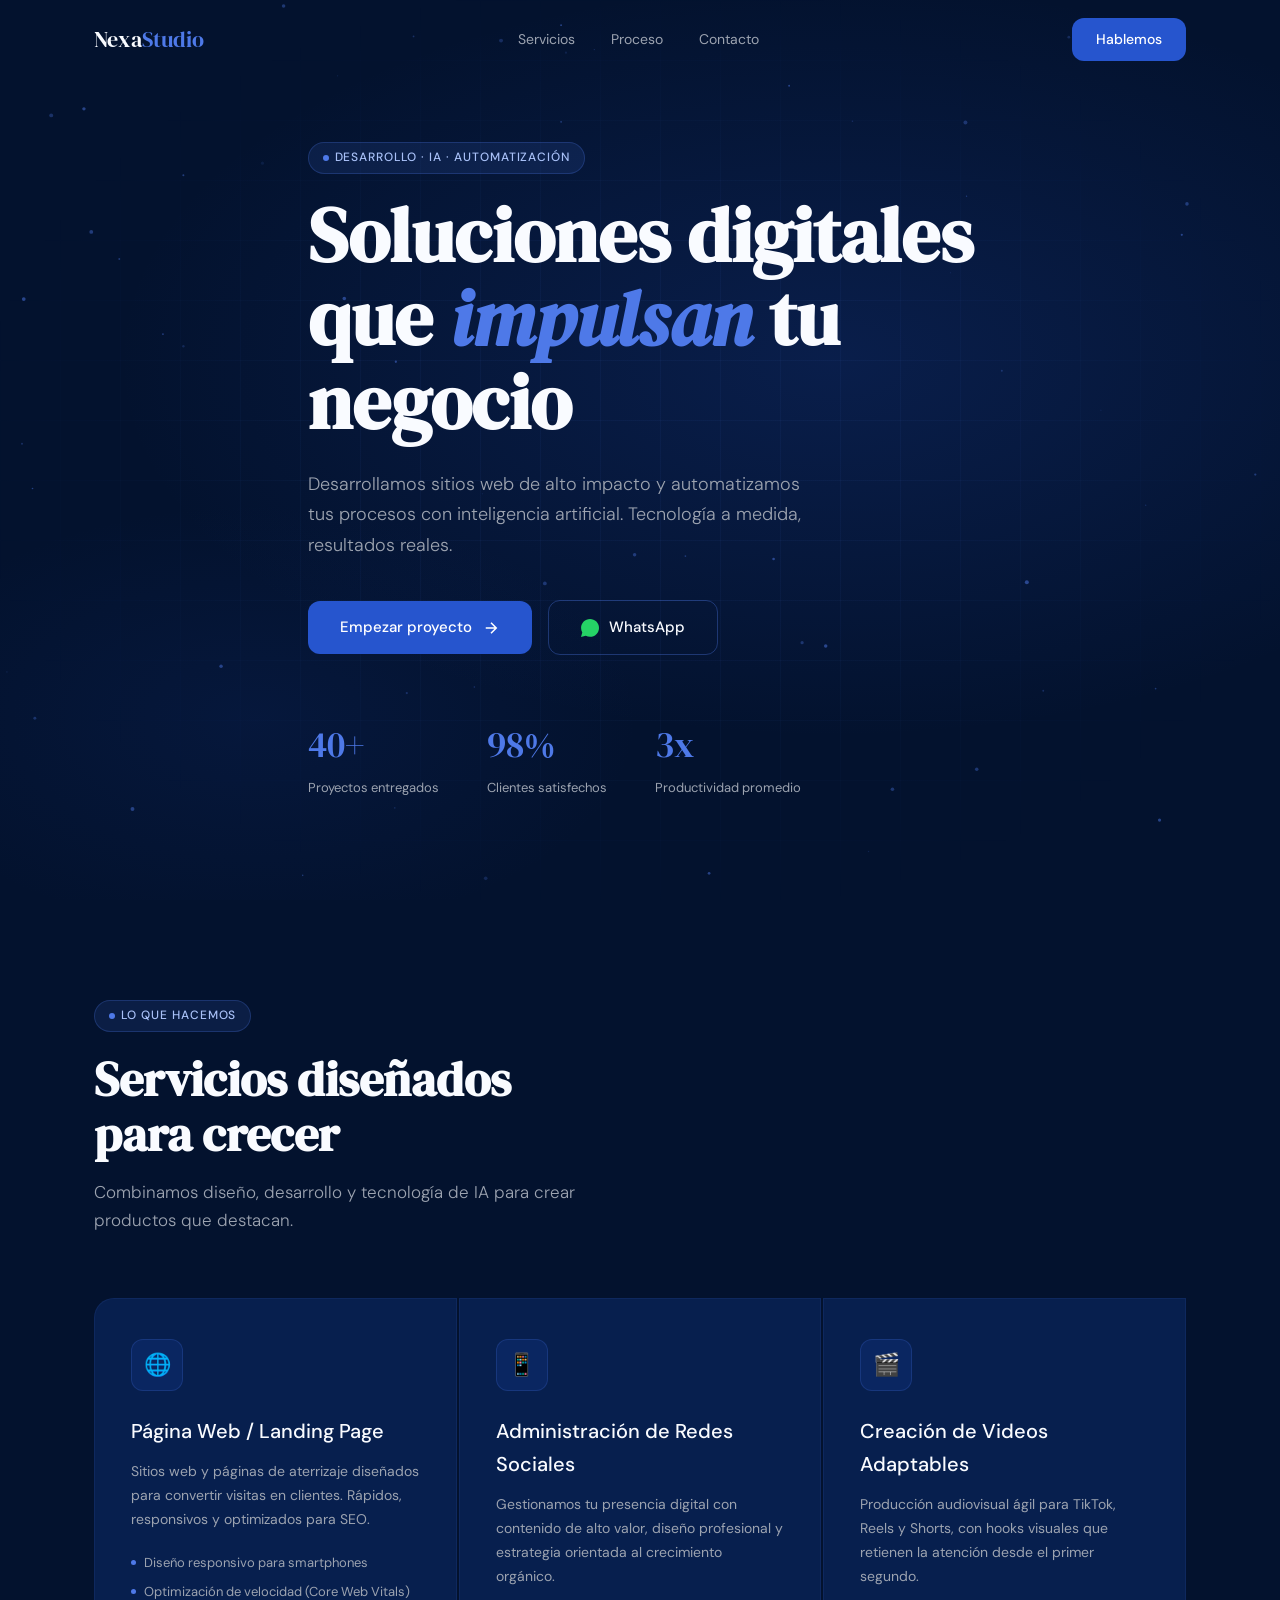
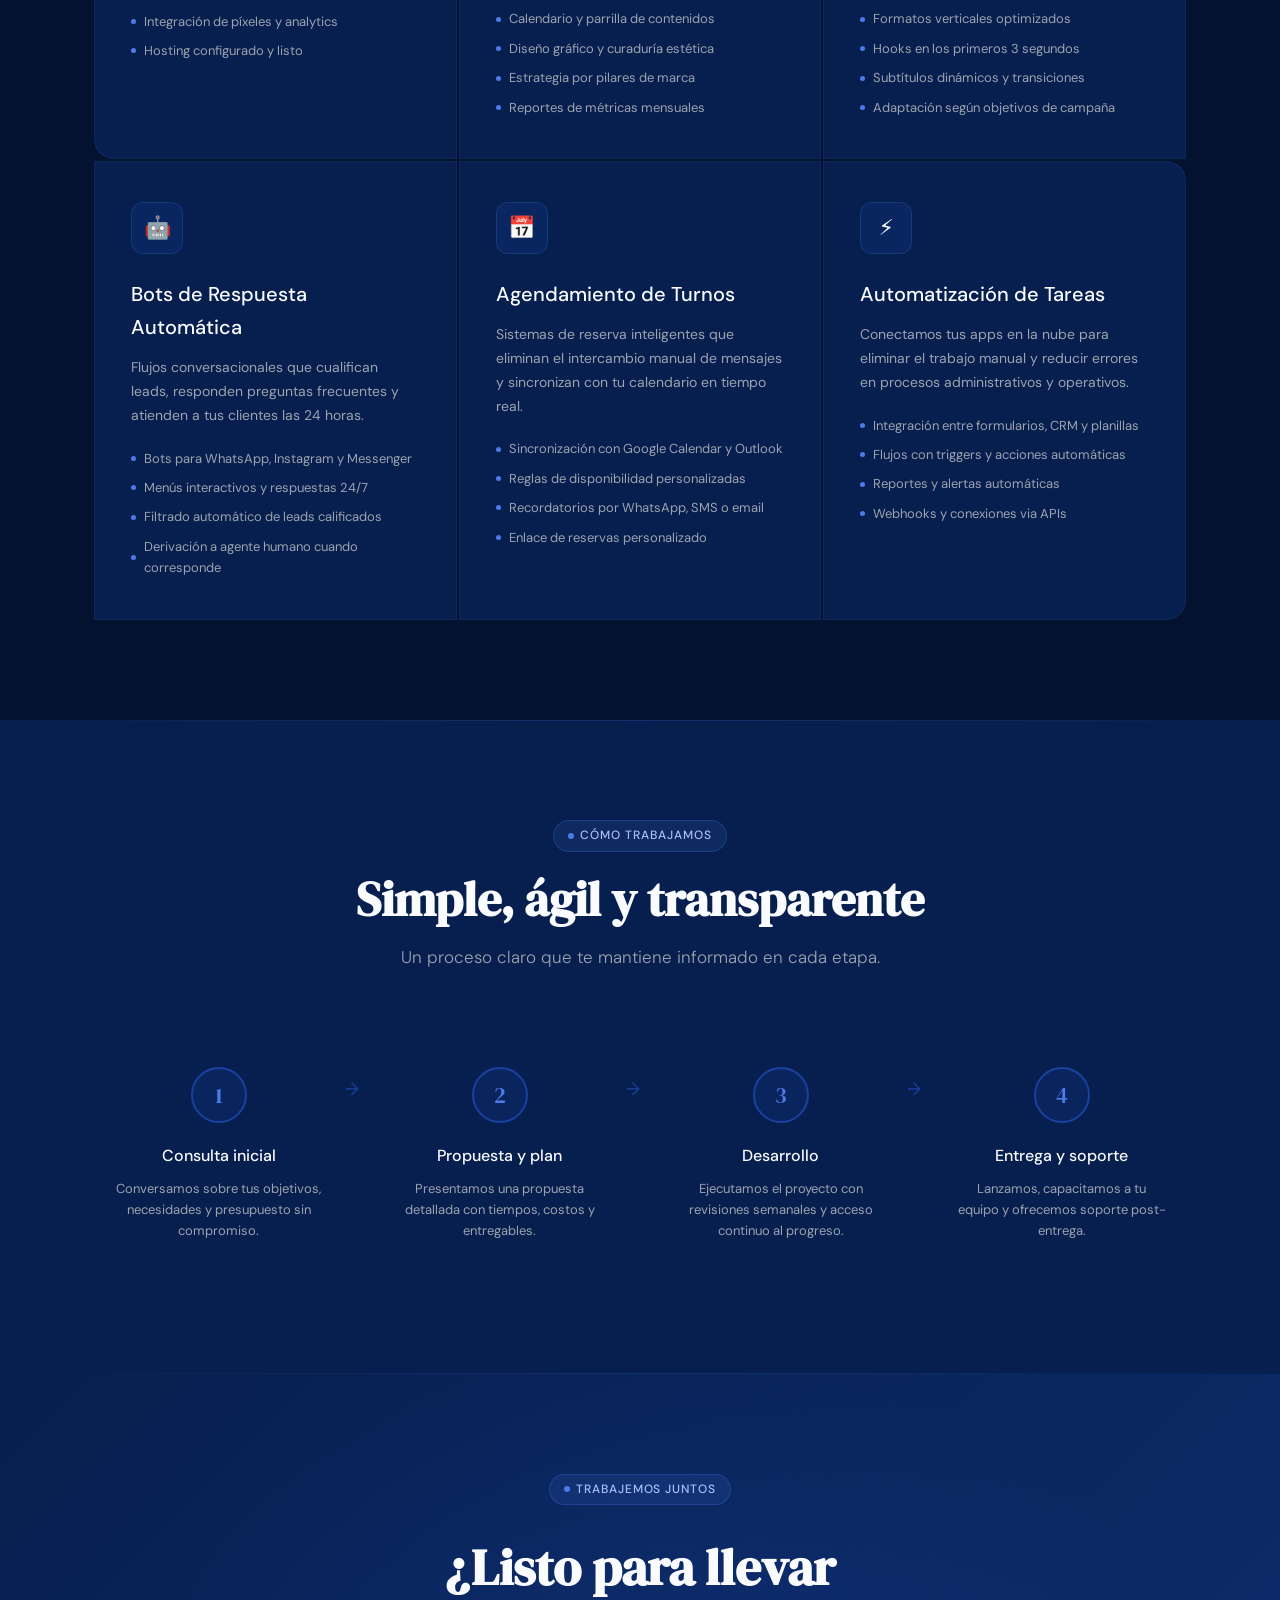
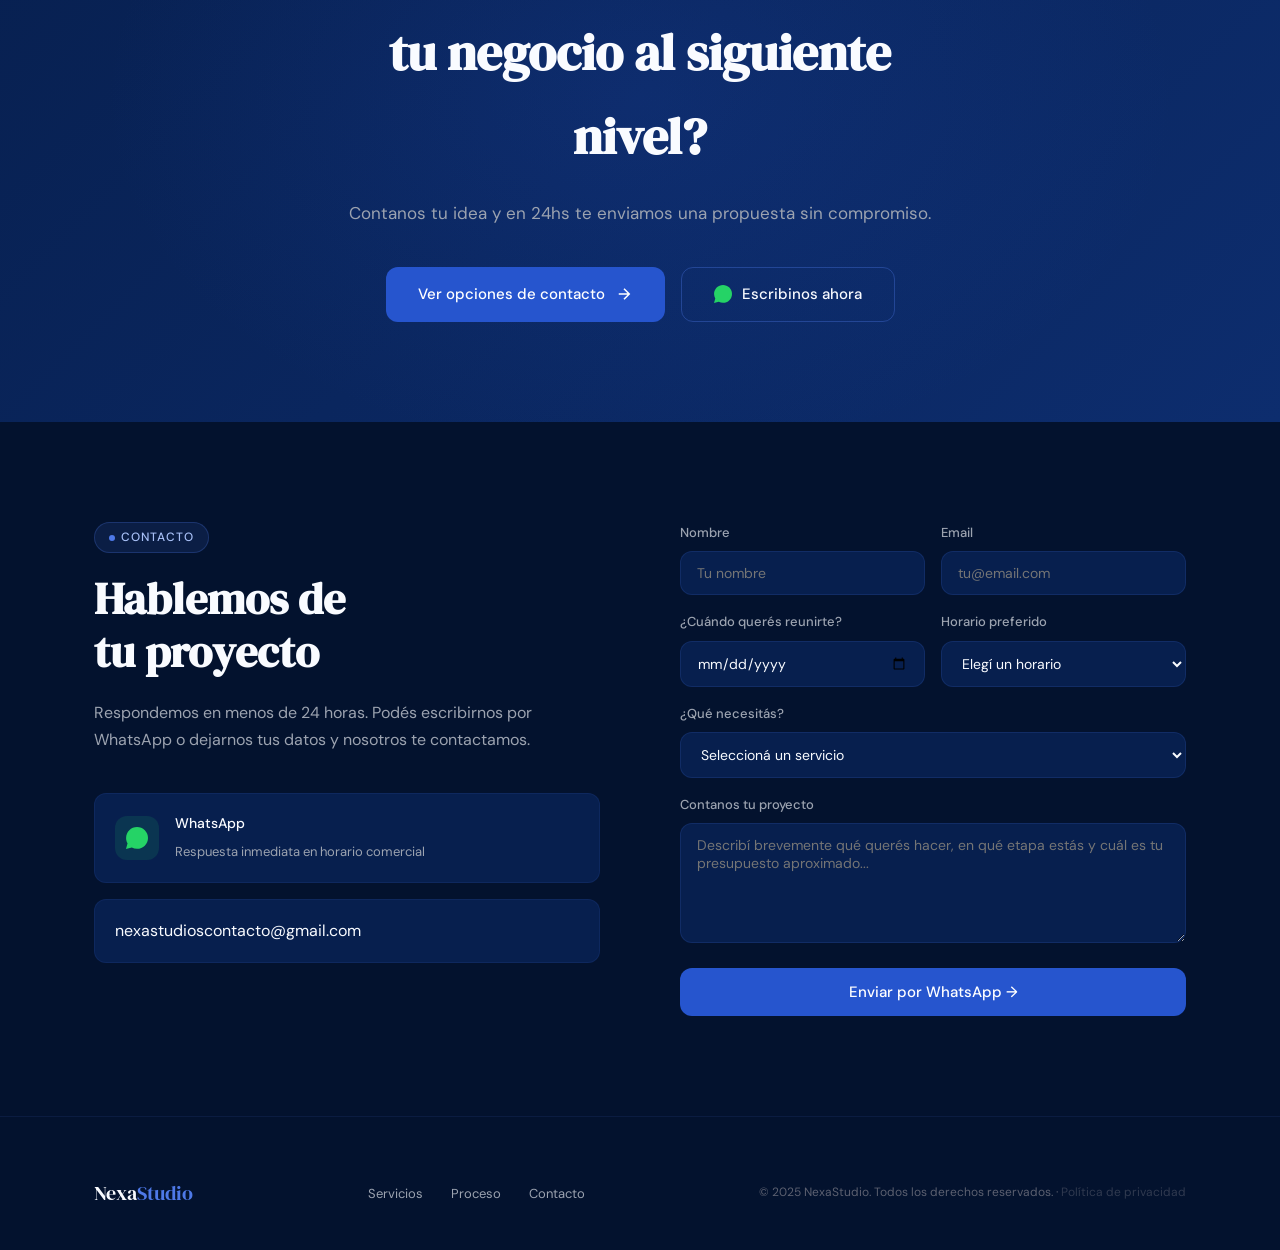
<file: index.html>
<!DOCTYPE html>
<html lang="es">
<head>
<meta charset="UTF-8" />
<meta name="viewport" content="width=device-width, initial-scale=1.0" />
<title>NexaStudio — Desarrollo Web & Automatización con IA</title>
<meta name="description" content="Agencia de desarrollo web y automatización con inteligencia artificial. Transformamos tu negocio con soluciones digitales a medida." />
<link rel="stylesheet" href="./estilos.css" />
<link rel="preconnect" href="https://fonts.googleapis.com" />
<link rel="preconnect" href="https://fonts.gstatic.com" crossorigin />
</head>
<body>

<!-- ── NAVEGACIÓN ─────────────────────────────────────────────────── -->
<nav id="nav">
  <div class="contenedor nav-inner">
    <a href="#" class="logo">Nexa<span>Studio</span></a>
    <ul class="nav-links">
      <li><a href="#servicios">Servicios</a></li>
      <li><a href="#proceso">Proceso</a></li>
      <li><a href="#contacto">Contacto</a></li>
    </ul>
    <a href="#contacto" class="nav-cta">Hablemos</a>
    <button class="nav-menu-toggle" aria-label="Menú">☰</button>
  </div>
</nav>

<!-- ── HERO ───────────────────────────────────────────────────────── -->
<section id="hero">
  <div class="hero-bg"></div>
  <div class="hero-grid"></div>
  <canvas id="hero-canvas" style="position:absolute;inset:0;width:100%;height:100%;pointer-events:none;"></canvas>
  <div class="contenedor">
    <div class="hero-contenido">
      <span class="tag">Desarrollo · IA · Automatización</span>
      <h1 class="hero-titulo">
        Soluciones digitales<br>
        que <span class="acento">impulsan</span> tu<br>
        negocio
      </h1>
      <p class="hero-subtitulo">
        Desarrollamos sitios web de alto impacto y automatizamos tus procesos con inteligencia artificial. Tecnología a medida, resultados reales.
      </p>
      <div class="hero-acciones">
        <a href="#contacto" class="btn-primario">
          Empezar proyecto
          <svg viewBox="0 0 24 24" fill="none" stroke="currentColor" stroke-width="2"><path d="M5 12h14M12 5l7 7-7 7"/></svg>
        </a>
        <a href="#" class="btn-ws" data-ws target="_blank" rel="noopener">
          <svg viewBox="0 0 24 24" xmlns="http://www.w3.org/2000/svg"><path d="M20.52 3.449C18.24 1.245 15.24 0 12.045 0 5.463 0 .104 5.334.101 11.893c0 2.096.549 4.14 1.595 5.945L0 24l6.335-1.652c1.746.943 3.71 1.444 5.71 1.445h.006c6.585 0 11.946-5.336 11.949-11.896 0-3.176-1.24-6.165-3.48-8.448z"/></svg>
          WhatsApp
        </a>
      </div>
      <div class="hero-stats">
        <div class="stat-item">
          <div class="stat-num"><span data-contador="40">0</span><span>+</span></div>
          <div class="stat-label">Proyectos entregados</div>
        </div>
        <div class="stat-item">
          <div class="stat-num"><span data-contador="98">0</span><span>%</span></div>
          <div class="stat-label">Clientes satisfechos</div>
        </div>
        <div class="stat-item">
          <div class="stat-num"><span data-contador="3">0</span><span>x</span></div>
          <div class="stat-label">Productividad promedio</div>
        </div>
      </div>
    </div>
  </div>
</section>

<!-- ── SERVICIOS ──────────────────────────────────────────────────── -->
<section id="servicios">
  <div class="contenedor">
    <div class="seccion-header reveal">
      <span class="tag">Lo que hacemos</span>
      <h2 class="seccion-titulo">Servicios diseñados<br>para crecer</h2>
      <p class="seccion-subtitulo">Combinamos diseño, desarrollo y tecnología de IA para crear productos que destacan.</p>
    </div>

    <div class="servicios-grid">

      <div class="servicio-card reveal">
        <div class="servicio-icono">🌐</div>
        <h3>Página Web / Landing Page</h3>
        <p>Sitios web y páginas de aterrizaje diseñados para convertir visitas en clientes. Rápidos, responsivos y optimizados para SEO.</p>
        <ul class="servicio-lista">
          <li>Diseño responsivo para smartphones</li>
          <li>Optimización de velocidad (Core Web Vitals)</li>
          <li>Integración de píxeles y analytics</li>
          <li>Hosting configurado y listo</li>
        </ul>
      </div>

      <div class="servicio-card reveal">
        <div class="servicio-icono">📱</div>
        <h3>Administración de Redes Sociales</h3>
        <p>Gestionamos tu presencia digital con contenido de alto valor, diseño profesional y estrategia orientada al crecimiento orgánico.</p>
        <ul class="servicio-lista">
          <li>Calendario y parrilla de contenidos</li>
          <li>Diseño gráfico y curaduría estética</li>
          <li>Estrategia por pilares de marca</li>
          <li>Reportes de métricas mensuales</li>
        </ul>
      </div>

      <div class="servicio-card reveal">
        <div class="servicio-icono">🎬</div>
        <h3>Creación de Videos Adaptables</h3>
        <p>Producción audiovisual ágil para TikTok, Reels y Shorts, con hooks visuales que retienen la atención desde el primer segundo.</p>
        <ul class="servicio-lista">
          <li>Formatos verticales optimizados</li>
          <li>Hooks en los primeros 3 segundos</li>
          <li>Subtítulos dinámicos y transiciones</li>
          <li>Adaptación según objetivos de campaña</li>
        </ul>
      </div>

      <div class="servicio-card reveal">
        <div class="servicio-icono">🤖</div>
        <h3>Bots de Respuesta Automática</h3>
        <p>Flujos conversacionales que cualifican leads, responden preguntas frecuentes y atienden a tus clientes las 24 horas.</p>
        <ul class="servicio-lista">
          <li>Bots para WhatsApp, Instagram y Messenger</li>
          <li>Menús interactivos y respuestas 24/7</li>
          <li>Filtrado automático de leads calificados</li>
          <li>Derivación a agente humano cuando corresponde</li>
        </ul>
      </div>

      <div class="servicio-card reveal">
        <div class="servicio-icono">📅</div>
        <h3>Agendamiento de Turnos</h3>
        <p>Sistemas de reserva inteligentes que eliminan el intercambio manual de mensajes y sincronizan con tu calendario en tiempo real.</p>
        <ul class="servicio-lista">
          <li>Sincronización con Google Calendar y Outlook</li>
          <li>Reglas de disponibilidad personalizadas</li>
          <li>Recordatorios por WhatsApp, SMS o email</li>
          <li>Enlace de reservas personalizado</li>
        </ul>
      </div>

      <div class="servicio-card reveal">
        <div class="servicio-icono">⚡</div>
        <h3>Automatización de Tareas</h3>
        <p>Conectamos tus apps en la nube para eliminar el trabajo manual y reducir errores en procesos administrativos y operativos.</p>
        <ul class="servicio-lista">
          <li>Integración entre formularios, CRM y planillas</li>
          <li>Flujos con triggers y acciones automáticas</li>
          <li>Reportes y alertas automáticas</li>
          <li>Webhooks y conexiones via APIs</li>
        </ul>
      </div>

    </div>
  </div>
</section>

<!-- ── PROCESO ────────────────────────────────────────────────────── -->
<section id="proceso">
  <div class="contenedor">
    <div class="seccion-header reveal" style="text-align:center;">
      <span class="tag">Cómo trabajamos</span>
      <h2 class="seccion-titulo">Simple, ágil y transparente</h2>
      <p class="seccion-subtitulo" style="margin:0 auto;">Un proceso claro que te mantiene informado en cada etapa.</p>
    </div>
    <div class="proceso-grid">
      <div class="paso reveal">
        <div class="paso-num">1</div>
        <h4>Consulta inicial</h4>
        <p>Conversamos sobre tus objetivos, necesidades y presupuesto sin compromiso.</p>
      </div>
      <div class="paso reveal">
        <div class="paso-num">2</div>
        <h4>Propuesta y plan</h4>
        <p>Presentamos una propuesta detallada con tiempos, costos y entregables.</p>
      </div>
      <div class="paso reveal">
        <div class="paso-num">3</div>
        <h4>Desarrollo</h4>
        <p>Ejecutamos el proyecto con revisiones semanales y acceso continuo al progreso.</p>
      </div>
      <div class="paso reveal">
        <div class="paso-num">4</div>
        <h4>Entrega y soporte</h4>
        <p>Lanzamos, capacitamos a tu equipo y ofrecemos soporte post-entrega.</p>
      </div>
    </div>
  </div>
</section>

<!-- ── CTA CENTRAL ────────────────────────────────────────────────── -->
<section id="cta-central">
  <div class="contenedor">
    <div class="cta-central-inner reveal">
      <span class="tag" style="justify-content:center;">Trabajemos juntos</span>
      <h2>¿Listo para llevar<br>tu negocio al siguiente nivel?</h2>
      <p>Contanos tu idea y en 24hs te enviamos una propuesta sin compromiso.</p>
      <div class="cta-acciones">
        <a href="#contacto" class="btn-primario">
          Ver opciones de contacto
          <svg viewBox="0 0 24 24" fill="none" stroke="currentColor" stroke-width="2" style="width:18px;height:18px"><path d="M5 12h14M12 5l7 7-7 7"/></svg>
        </a>
        <a href="#" class="btn-ws" data-ws target="_blank" rel="noopener">
          <svg viewBox="0 0 24 24" xmlns="http://www.w3.org/2000/svg" style="width:18px;height:18px"><path d="M20.52 3.449C18.24 1.245 15.24 0 12.045 0 5.463 0 .104 5.334.101 11.893c0 2.096.549 4.14 1.595 5.945L0 24l6.335-1.652c1.746.943 3.71 1.444 5.71 1.445h.006c6.585 0 11.946-5.336 11.949-11.896 0-3.176-1.24-6.165-3.48-8.448z"/></svg>
          Escribinos ahora
        </a>
      </div>
    </div>
  </div>
</section>

<!-- ── CONTACTO ───────────────────────────────────────────────────── -->
<section id="contacto">
  <div class="contenedor">
    <div class="contacto-grid">
      <div class="contacto-info reveal">
        <span class="tag">Contacto</span>
        <h2>Hablemos de<br>tu proyecto</h2>
        <p>Respondemos en menos de 24 horas. Podés escribirnos por WhatsApp o dejarnos tus datos y nosotros te contactamos.</p>
        <div class="contacto-metodos">
          <a href="#" class="metodo" data-ws target="_blank" rel="noopener">
            <div class="metodo-icono ws">
              <svg viewBox="0 0 24 24" width="22" height="22" xmlns="http://www.w3.org/2000/svg" style="fill:#25D366"><path d="M20.52 3.449C18.24 1.245 15.24 0 12.045 0 5.463 0 .104 5.334.101 11.893c0 2.096.549 4.14 1.595 5.945L0 24l6.335-1.652c1.746.943 3.71 1.444 5.71 1.445h.006c6.585 0 11.946-5.336 11.949-11.896 0-3.176-1.24-6.165-3.48-8.448z"/></svg>
            </div>
            <div class="metodo-texto">
              <strong>WhatsApp</strong>
              <span>Respuesta inmediata en horario comercial</span>
            </div>
          </a>
          <a href="#" class="metodo" data-email>
            <div class="metodo-icono mail">✉️</div>
            <div class="metodo-texto">
              <strong>Email</strong>
              <span>Respuesta en menos de 24 horas</span>
            </div>
          </a>
        </div>
      </div>
 
      <div class="reveal">
        <form id="form-contacto" class="form-contacto">
          <div class="form-fila">
            <div class="campo">
              <label for="nombre">Nombre</label>
              <input type="text" id="nombre" name="nombre" placeholder="Tu nombre" required />
            </div>
            <div class="campo">
              <label for="email">Email</label>
              <input type="email" id="email" name="email" placeholder="tu@email.com" required />
            </div>
          </div>
          <div class="form-fila">
            <div class="campo">
              <label for="fecha">¿Cuándo querés reunirte?</label>
              <input type="date" id="fecha" name="fecha" required />
            </div>
            <div class="campo">
              <label for="hora">Horario preferido</label>
              <select id="hora" name="hora" required>
                <option value="" disabled selected>Elegí un horario</option>
                <option value="09:00">9:00 AM</option>
                <option value="10:00">10:00 AM</option>
                <option value="11:00">11:00 AM</option>
                <option value="14:00">2:00 PM</option>
                <option value="15:00">3:00 PM</option>
                <option value="16:00">4:00 PM</option>
                <option value="17:00">5:00 PM</option>
              </select>
            </div>
          </div>
          <div class="campo">
            <label for="servicio">¿Qué necesitás?</label>
            <select id="servicio" name="servicio" required>
              <option value="" disabled selected>Seleccioná un servicio</option>
              <option value="Página Web / Landing Page">Página Web / Landing Page</option>
              <option value="Administración de Redes Sociales">Administración de Redes Sociales</option>
              <option value="Creación de Videos Adaptables">Creación de Videos Adaptables</option>
              <option value="Bot de Respuesta Automática">Bot de Respuesta Automática</option>
              <option value="Agendamiento de Turnos">Agendamiento de Turnos</option>
              <option value="Automatización de Tareas">Automatización de Tareas</option>
              <option value="Otro">Otro</option>
            </select>
          </div>
          <div class="campo">
            <label for="mensaje">Contanos tu proyecto</label>
            <textarea id="mensaje" name="mensaje" placeholder="Describí brevemente qué querés hacer, en qué etapa estás y cuál es tu presupuesto aproximado..." required></textarea>
          </div>
          <button type="submit" class="btn-enviar">Enviar por WhatsApp →</button>
        </form>
      </div>
    </div>
  </div>
</section>


<!-- ── FOOTER ─────────────────────────────────────────────────────── -->
<footer>
  <div class="contenedor">
    <div class="footer-inner">
      <div class="footer-logo">Nexa<span>Studio</span></div>
      <div class="footer-links">
        <a href="#servicios">Servicios</a>
        <a href="#proceso">Proceso</a>
        <a href="#contacto">Contacto</a>
      </div>
      <p class="footer-copy">© 2025 NexaStudio. Todos los derechos reservados. · <a href="./privacidad.html" style="color:inherit;opacity:0.5;text-decoration:none;font-size:12px;" onmouseover="this.style.opacity=1" onmouseout="this.style.opacity=0.5">Política de privacidad</a></p>
    </div>
  </div>
</footer>

<!-- Scripts -->
<script src="./config.js"></script>
<script src="./main.js"></script>
</body>
</html>
</file>
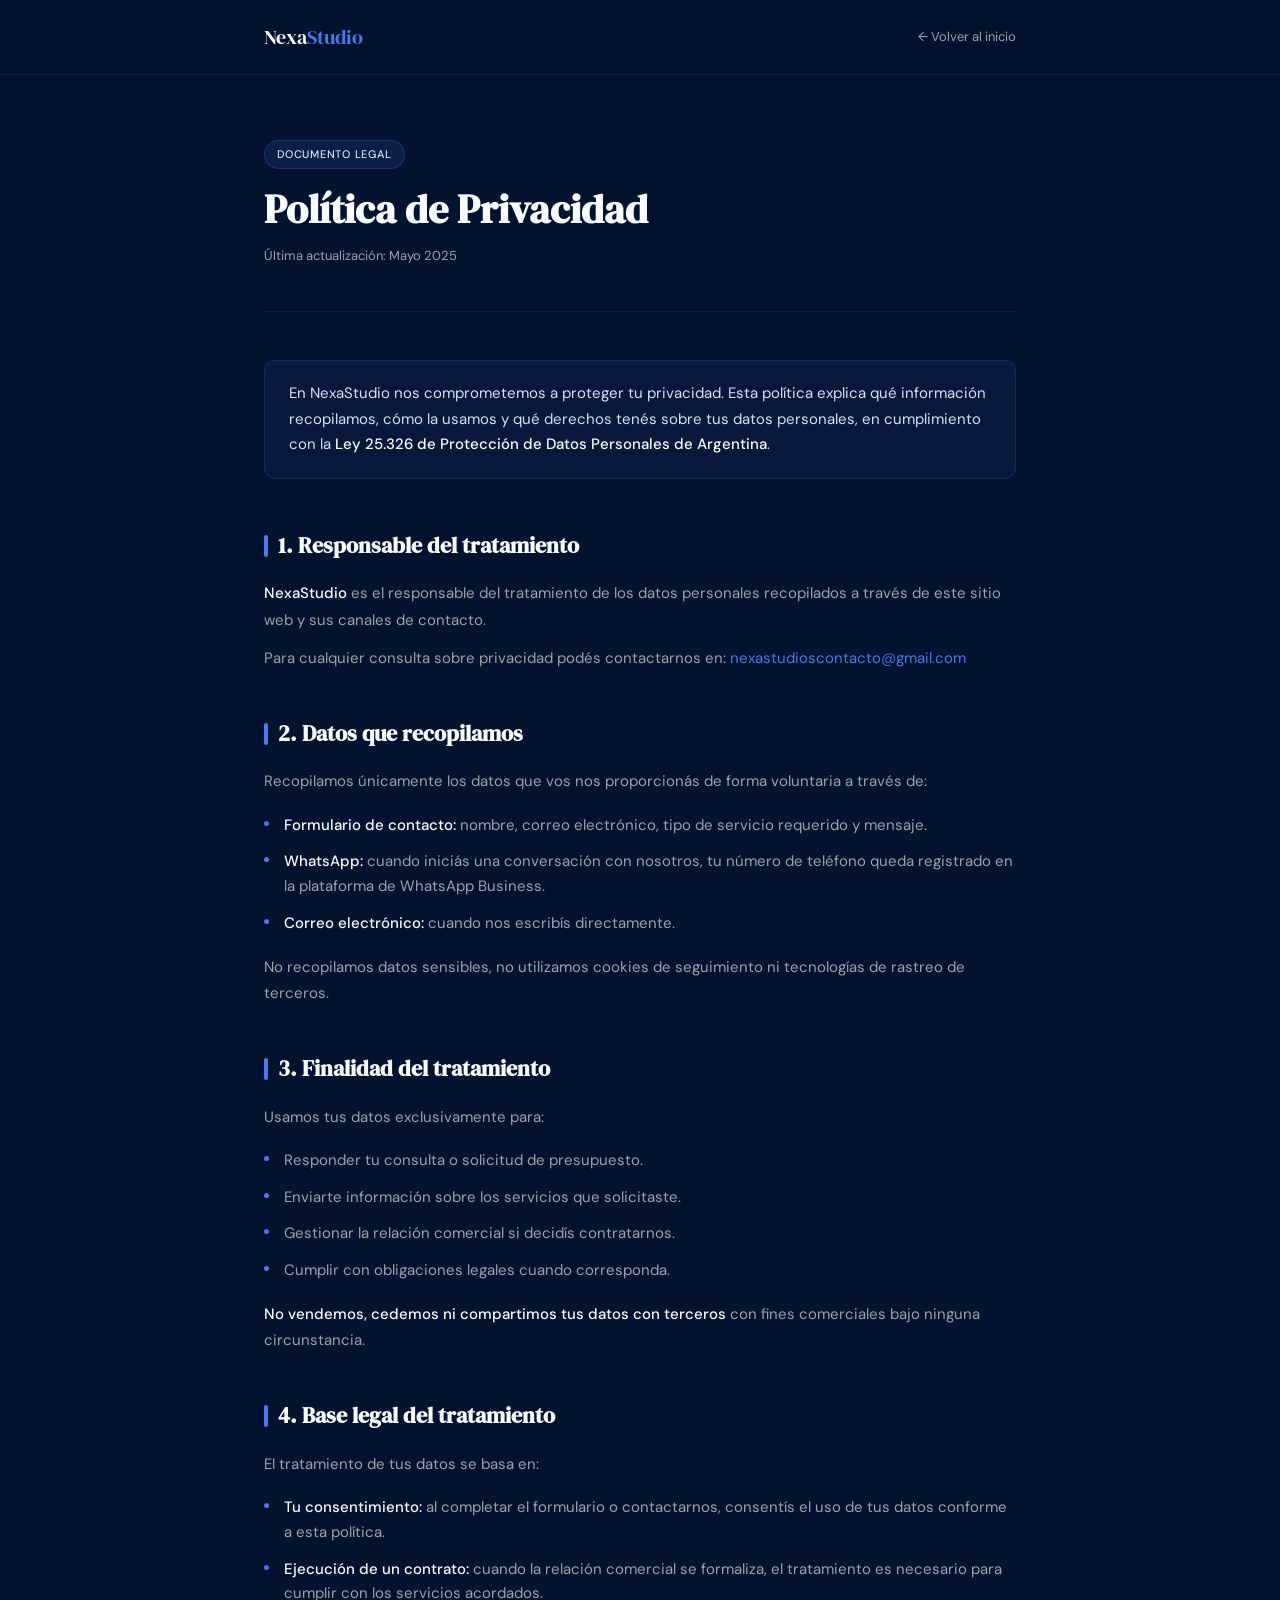
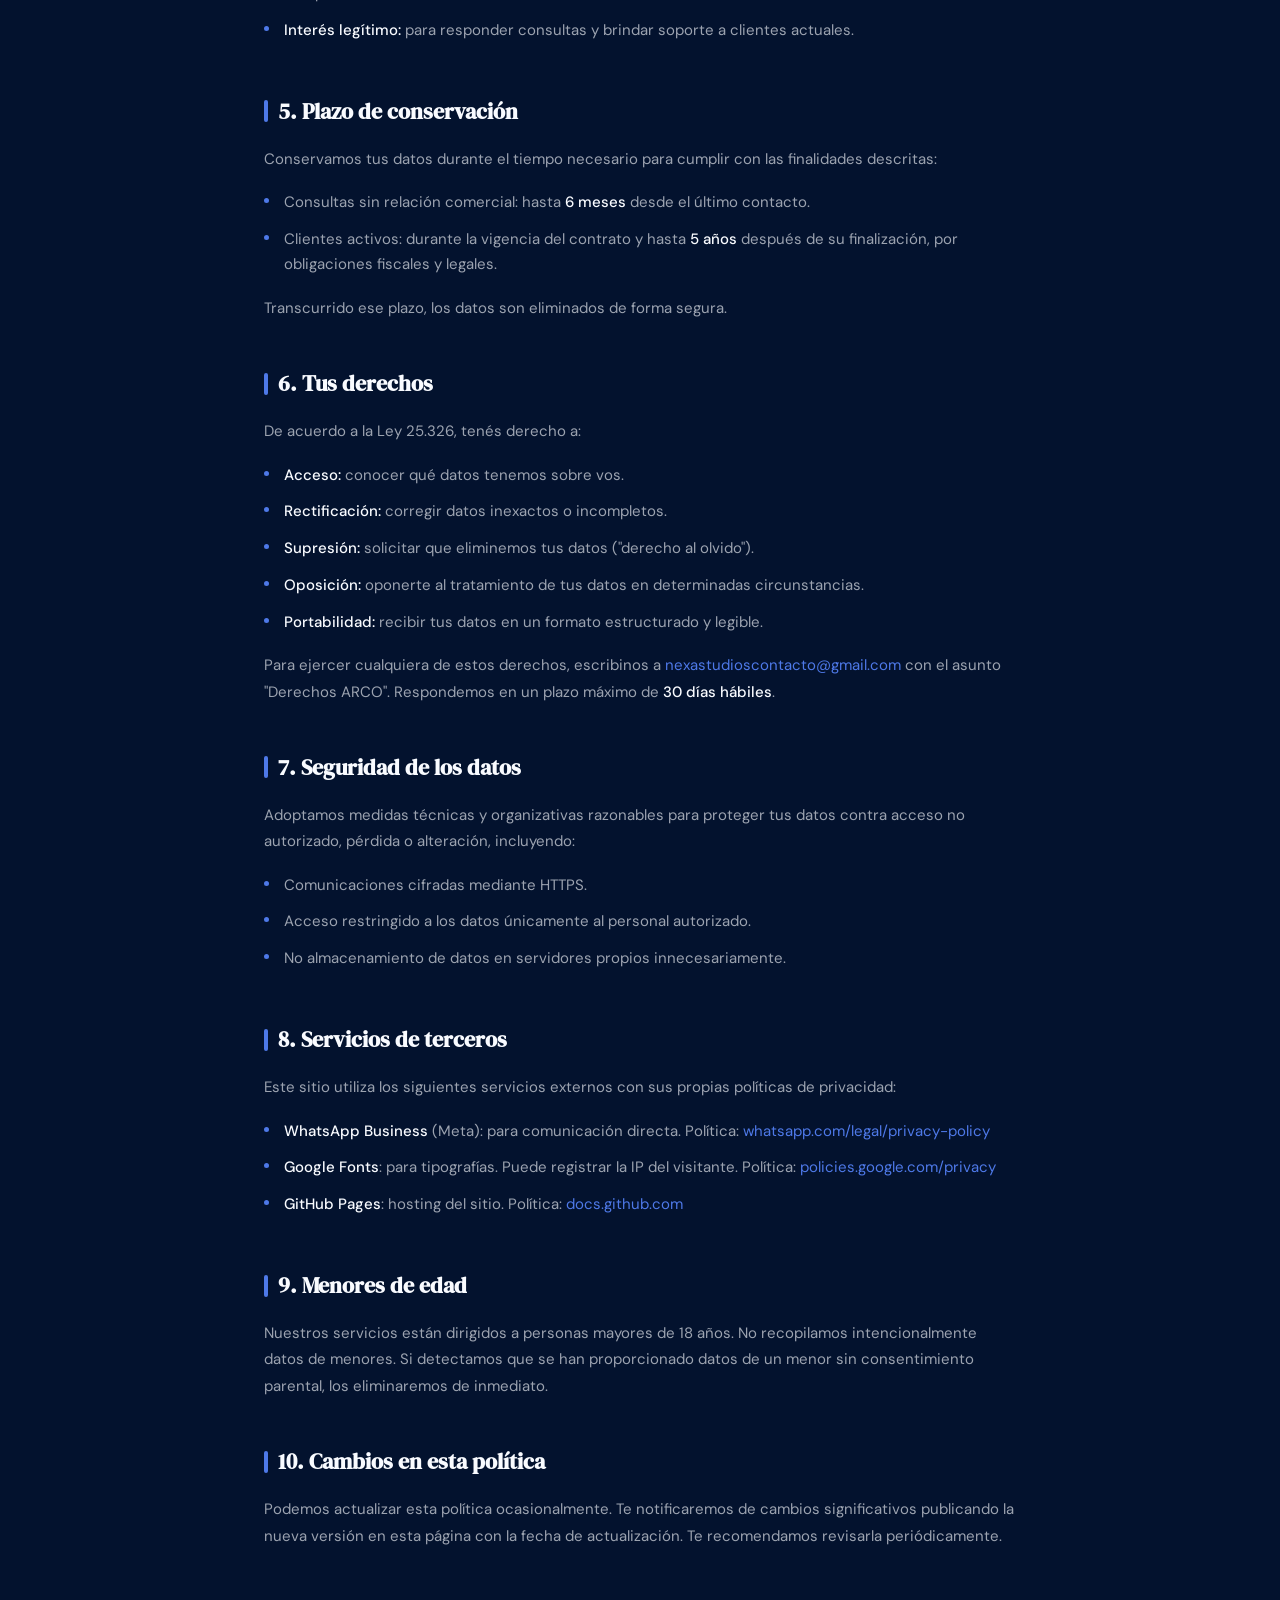
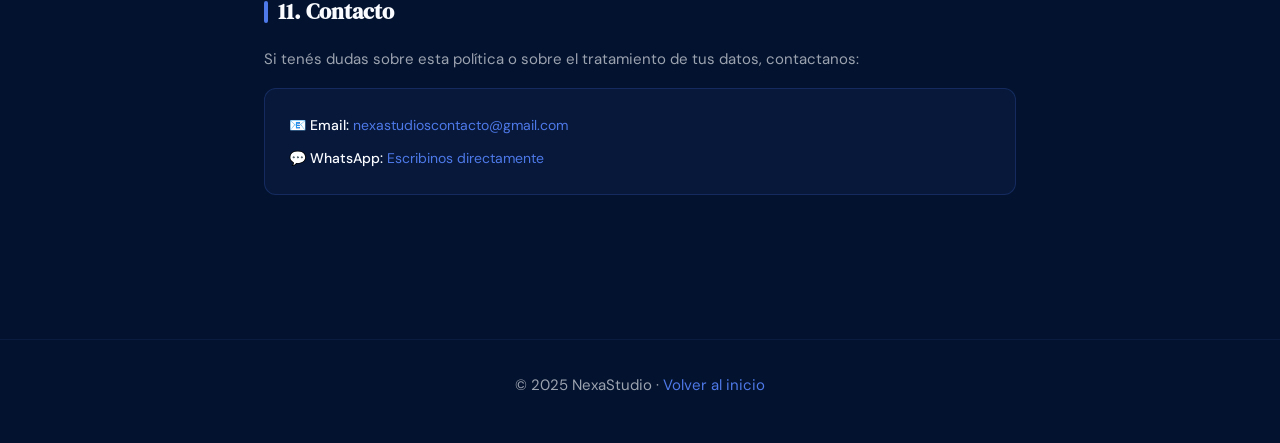
<file: privacidad.html>
<!DOCTYPE html>
<html lang="es">
<head>
  <meta charset="UTF-8" />
  <meta name="viewport" content="width=device-width, initial-scale=1.0" />
  <title>Política de Privacidad — NexaStudio</title>
  <meta name="robots" content="noindex, follow" />
  <link rel="preconnect" href="https://fonts.googleapis.com" />
  <link rel="preconnect" href="https://fonts.gstatic.com" crossorigin />
  <link href="https://fonts.googleapis.com/css2?family=DM+Serif+Display&family=DM+Sans:opsz,wght@9..40,300;9..40,400;9..40,500&display=swap" rel="stylesheet" />
  <style>
    *, *::before, *::after { box-sizing: border-box; margin: 0; padding: 0; }
    :root {
      --azul-900: #03122e; --azul-800: #071f4e; --azul-600: #1a40a0;
      --azul-400: #4e79e8; --azul-100: #d4e2ff; --azul-50: #eef3ff;
      --gris-300: #9ca3b0; --gris-100: #e8ecf4; --blanco: #f9fbff;
      --font-titulo: 'DM Serif Display', Georgia, serif;
      --font-cuerpo: 'DM Sans', system-ui, sans-serif;
    }
    body { font-family: var(--font-cuerpo); background: var(--azul-900); color: var(--blanco); line-height: 1.7; }
    ::-webkit-scrollbar { width: 6px; }
    ::-webkit-scrollbar-track { background: var(--azul-900); }
    ::-webkit-scrollbar-thumb { background: var(--azul-600); border-radius: 3px; }
    header {
      padding: 20px 0;
      border-bottom: 1px solid rgba(78,121,232,0.15);
      background: rgba(3,18,46,0.95);
      backdrop-filter: blur(12px);
      position: sticky; top: 0; z-index: 10;
    }
    .contenedor { max-width: 800px; margin: 0 auto; padding: 0 24px; }
    .header-inner { display: flex; justify-content: space-between; align-items: center; }
    .logo { font-family: var(--font-titulo); font-size: 20px; color: var(--blanco); text-decoration: none; }
    .logo span { color: var(--azul-400); }
    .volver {
      font-size: 13px; color: var(--gris-300); text-decoration: none;
      display: flex; align-items: center; gap: 6px; transition: color 0.2s;
    }
    .volver:hover { color: var(--blanco); }
    main { padding: 64px 0 100px; }
    .doc-header { margin-bottom: 48px; padding-bottom: 32px; border-bottom: 1px solid rgba(78,121,232,0.15); }
    .badge {
      display: inline-block; font-size: 11px; font-weight: 500; letter-spacing: 0.07em;
      text-transform: uppercase; color: var(--azul-100);
      background: rgba(78,121,232,0.12); border: 1px solid rgba(78,121,232,0.25);
      padding: 4px 12px; border-radius: 100px; margin-bottom: 16px;
    }
    h1 { font-family: var(--font-titulo); font-size: clamp(28px, 4vw, 40px); line-height: 1.2; margin-bottom: 12px; }
    .fecha { font-size: 13px; color: var(--gris-300); }
    .intro {
      background: rgba(78,121,232,0.07); border: 1px solid rgba(78,121,232,0.18);
      border-radius: 12px; padding: 20px 24px; margin-bottom: 48px;
      font-size: 15px; color: var(--azul-100); line-height: 1.7;
    }
    section { margin-bottom: 44px; }
    h2 {
      font-family: var(--font-titulo); font-size: 22px; color: var(--blanco);
      margin-bottom: 16px; display: flex; align-items: center; gap: 10px;
    }
    h2::before {
      content: ''; display: block; width: 4px; height: 22px;
      background: var(--azul-400); border-radius: 2px; flex-shrink: 0;
    }
    p { font-size: 15px; color: var(--gris-300); margin-bottom: 12px; line-height: 1.75; }
    ul { padding-left: 0; list-style: none; margin-bottom: 12px; }
    ul li {
      font-size: 15px; color: var(--gris-300); padding: 6px 0 6px 20px;
      position: relative; line-height: 1.65;
    }
    ul li::before {
      content: ''; position: absolute; left: 0; top: 14px;
      width: 5px; height: 5px; border-radius: 50%; background: var(--azul-400);
    }
    strong { color: var(--blanco); font-weight: 500; }
    a { color: var(--azul-400); text-decoration: none; }
    a:hover { text-decoration: underline; }
    .contacto-box {
      background: rgba(78,121,232,0.07); border: 1px solid rgba(78,121,232,0.2);
      border-radius: 12px; padding: 24px; margin-top: 16px;
    }
    .contacto-box p { margin: 0; font-size: 14px; }
    footer {
      text-align: center; padding: 32px 0;
      border-top: 1px solid rgba(78,121,232,0.1);
      font-size: 13px; color: var(--gris-300);
    }
    footer a { color: var(--azul-400); }
  </style>
</head>
<body>

  <header>
    <div class="contenedor header-inner">
      <a href="./index.html" class="logo">Nexa<span>Studio</span></a>
      <a href="./index.html" class="volver">← Volver al inicio</a>
    </div>
  </header>

  <main>
    <div class="contenedor">

      <div class="doc-header">
        <span class="badge">Documento legal</span>
        <h1>Política de Privacidad</h1>
        <p class="fecha">Última actualización: Mayo 2025</p>
      </div>

      <div class="intro">
        En NexaStudio nos comprometemos a proteger tu privacidad. Esta política explica qué información recopilamos, cómo la usamos y qué derechos tenés sobre tus datos personales, en cumplimiento con la <strong>Ley 25.326 de Protección de Datos Personales de Argentina</strong>.
      </div>

      <section>
        <h2>1. Responsable del tratamiento</h2>
        <p><strong>NexaStudio</strong> es el responsable del tratamiento de los datos personales recopilados a través de este sitio web y sus canales de contacto.</p>
        <p>Para cualquier consulta sobre privacidad podés contactarnos en: <a href="mailto:nexastudioscontacto@gmail.com">nexastudioscontacto@gmail.com</a></p>
      </section>

      <section>
        <h2>2. Datos que recopilamos</h2>
        <p>Recopilamos únicamente los datos que vos nos proporcionás de forma voluntaria a través de:</p>
        <ul>
          <li><strong>Formulario de contacto:</strong> nombre, correo electrónico, tipo de servicio requerido y mensaje.</li>
          <li><strong>WhatsApp:</strong> cuando iniciás una conversación con nosotros, tu número de teléfono queda registrado en la plataforma de WhatsApp Business.</li>
          <li><strong>Correo electrónico:</strong> cuando nos escribís directamente.</li>
        </ul>
        <p>No recopilamos datos sensibles, no utilizamos cookies de seguimiento ni tecnologías de rastreo de terceros.</p>
      </section>

      <section>
        <h2>3. Finalidad del tratamiento</h2>
        <p>Usamos tus datos exclusivamente para:</p>
        <ul>
          <li>Responder tu consulta o solicitud de presupuesto.</li>
          <li>Enviarte información sobre los servicios que solicitaste.</li>
          <li>Gestionar la relación comercial si decidís contratarnos.</li>
          <li>Cumplir con obligaciones legales cuando corresponda.</li>
        </ul>
        <p><strong>No vendemos, cedemos ni compartimos tus datos con terceros</strong> con fines comerciales bajo ninguna circunstancia.</p>
      </section>

      <section>
        <h2>4. Base legal del tratamiento</h2>
        <p>El tratamiento de tus datos se basa en:</p>
        <ul>
          <li><strong>Tu consentimiento:</strong> al completar el formulario o contactarnos, consentís el uso de tus datos conforme a esta política.</li>
          <li><strong>Ejecución de un contrato:</strong> cuando la relación comercial se formaliza, el tratamiento es necesario para cumplir con los servicios acordados.</li>
          <li><strong>Interés legítimo:</strong> para responder consultas y brindar soporte a clientes actuales.</li>
        </ul>
      </section>

      <section>
        <h2>5. Plazo de conservación</h2>
        <p>Conservamos tus datos durante el tiempo necesario para cumplir con las finalidades descritas:</p>
        <ul>
          <li>Consultas sin relación comercial: hasta <strong>6 meses</strong> desde el último contacto.</li>
          <li>Clientes activos: durante la vigencia del contrato y hasta <strong>5 años</strong> después de su finalización, por obligaciones fiscales y legales.</li>
        </ul>
        <p>Transcurrido ese plazo, los datos son eliminados de forma segura.</p>
      </section>

      <section>
        <h2>6. Tus derechos</h2>
        <p>De acuerdo a la Ley 25.326, tenés derecho a:</p>
        <ul>
          <li><strong>Acceso:</strong> conocer qué datos tenemos sobre vos.</li>
          <li><strong>Rectificación:</strong> corregir datos inexactos o incompletos.</li>
          <li><strong>Supresión:</strong> solicitar que eliminemos tus datos ("derecho al olvido").</li>
          <li><strong>Oposición:</strong> oponerte al tratamiento de tus datos en determinadas circunstancias.</li>
          <li><strong>Portabilidad:</strong> recibir tus datos en un formato estructurado y legible.</li>
        </ul>
        <p>Para ejercer cualquiera de estos derechos, escribinos a <a href="mailto:nexastudioscontacto@gmail.com">nexastudioscontacto@gmail.com</a> con el asunto "Derechos ARCO". Respondemos en un plazo máximo de <strong>30 días hábiles</strong>.</p>
      </section>

      <section>
        <h2>7. Seguridad de los datos</h2>
        <p>Adoptamos medidas técnicas y organizativas razonables para proteger tus datos contra acceso no autorizado, pérdida o alteración, incluyendo:</p>
        <ul>
          <li>Comunicaciones cifradas mediante HTTPS.</li>
          <li>Acceso restringido a los datos únicamente al personal autorizado.</li>
          <li>No almacenamiento de datos en servidores propios innecesariamente.</li>
        </ul>
      </section>

      <section>
        <h2>8. Servicios de terceros</h2>
        <p>Este sitio utiliza los siguientes servicios externos con sus propias políticas de privacidad:</p>
        <ul>
          <li><strong>WhatsApp Business</strong> (Meta): para comunicación directa. Política: <a href="https://www.whatsapp.com/legal/privacy-policy" target="_blank" rel="noopener">whatsapp.com/legal/privacy-policy</a></li>
          <li><strong>Google Fonts</strong>: para tipografías. Puede registrar la IP del visitante. Política: <a href="https://policies.google.com/privacy" target="_blank" rel="noopener">policies.google.com/privacy</a></li>
          <li><strong>GitHub Pages</strong>: hosting del sitio. Política: <a href="https://docs.github.com/en/site-policy/privacy-policies/github-privacy-statement" target="_blank" rel="noopener">docs.github.com</a></li>
        </ul>
      </section>

      <section>
        <h2>9. Menores de edad</h2>
        <p>Nuestros servicios están dirigidos a personas mayores de 18 años. No recopilamos intencionalmente datos de menores. Si detectamos que se han proporcionado datos de un menor sin consentimiento parental, los eliminaremos de inmediato.</p>
      </section>

      <section>
        <h2>10. Cambios en esta política</h2>
        <p>Podemos actualizar esta política ocasionalmente. Te notificaremos de cambios significativos publicando la nueva versión en esta página con la fecha de actualización. Te recomendamos revisarla periódicamente.</p>
      </section>

      <section>
        <h2>11. Contacto</h2>
        <p>Si tenés dudas sobre esta política o sobre el tratamiento de tus datos, contactanos:</p>
        <div class="contacto-box">
          <p>📧 <strong>Email:</strong> <a href="mailto:nexastudioscontacto@gmail.com">nexastudioscontacto@gmail.com</a></p>
          <p style="margin-top:8px">💬 <strong>WhatsApp:</strong> <a href="https://wa.me/5491153459316" target="_blank" rel="noopener">Escribinos directamente</a></p>
        </div>
      </section>

    </div>
  </main>

  <footer>
    <div class="contenedor">
      <p>© 2025 NexaStudio · <a href="./index.html">Volver al inicio</a></p>
    </div>
  </footer>

</body>
</html>
</file>
<file: estilos.css>
@import url('https://fonts.googleapis.com/css2?family=DM+Serif+Display:ital@0;1&family=DM+Sans:ital,opsz,wght@0,9..40,300;0,9..40,400;0,9..40,500;0,9..40,600;1,9..40,300&display=swap');

*, *::before, *::after { box-sizing: border-box; margin: 0; padding: 0; }

:root {
  --azul-900: #03122e;
  --azul-800: #071f4e;
  --azul-700: #0d2d6e;
  --azul-600: #1a40a0;
  --azul-500: #2655ce;
  --azul-400: #4e79e8;
  --azul-200: #a8c0f7;
  --azul-100: #d4e2ff;
  --azul-50:  #eef3ff;
  --gris-900: #0e0f13;
  --gris-800: #1a1c23;
  --gris-700: #272a35;
  --gris-500: #5c6070;
  --gris-300: #9ca3b0;
  --gris-100: #e8ecf4;
  --blanco: #f9fbff;
  --acento: #e8a838;
  --font-titulo: 'DM Serif Display', Georgia, serif;
  --font-cuerpo: 'DM Sans', system-ui, sans-serif;
  --radio: 12px;
  --radio-lg: 20px;
  --sombra: 0 4px 24px rgba(3, 18, 46, 0.12);
  --sombra-lg: 0 12px 48px rgba(3, 18, 46, 0.18);
}

html { scroll-behavior: smooth; }

body {
  font-family: var(--font-cuerpo);
  background: var(--azul-900);
  color: var(--blanco);
  line-height: 1.65;
  overflow-x: hidden;
}

/* ── SCROLLBAR ─────────────────────────────────── */
::-webkit-scrollbar { width: 6px; }
::-webkit-scrollbar-track { background: var(--azul-900); }
::-webkit-scrollbar-thumb { background: var(--azul-600); border-radius: 3px; }

/* ── UTILIDADES ────────────────────────────────── */
.contenedor { max-width: 1140px; margin: 0 auto; padding: 0 24px; }
.tag {
  display: inline-flex; align-items: center; gap: 6px;
  font-size: 12px; font-weight: 500; letter-spacing: 0.08em;
  text-transform: uppercase; color: var(--azul-200);
  background: rgba(78, 121, 232, 0.12);
  border: 1px solid rgba(78, 121, 232, 0.25);
  padding: 5px 14px; border-radius: 100px;
  margin-bottom: 20px;
}
.tag::before { content: ''; width: 6px; height: 6px; border-radius: 50%; background: var(--azul-400); display: block; }

/* ── NAV ───────────────────────────────────────── */
#nav {
  position: fixed; top: 0; left: 0; right: 0; z-index: 100;
  padding: 18px 0;
  transition: background 0.3s, backdrop-filter 0.3s, border-color 0.3s;
  border-bottom: 1px solid transparent;
}
#nav.scrolled {
  background: rgba(3, 18, 46, 0.88);
  backdrop-filter: blur(16px);
  border-color: rgba(78, 121, 232, 0.15);
}
.nav-inner { display: flex; align-items: center; justify-content: space-between; }
.logo { font-family: var(--font-titulo); font-size: 22px; color: var(--blanco); text-decoration: none; }
.logo span { color: var(--azul-400); }
.nav-links { display: flex; align-items: center; gap: 36px; list-style: none; }
.nav-links a { font-size: 14px; font-weight: 400; color: var(--gris-300); text-decoration: none; transition: color 0.2s; }
.nav-links a:hover { color: var(--blanco); }
.nav-cta {
  font-size: 14px; font-weight: 500; padding: 10px 24px;
  background: var(--azul-500); color: #fff; border: none;
  border-radius: var(--radio); cursor: pointer; text-decoration: none;
  transition: background 0.2s, transform 0.15s;
}
.nav-cta:hover { background: var(--azul-600); transform: translateY(-1px); }
.nav-menu-toggle { display: none; background: none; border: none; cursor: pointer; color: var(--blanco); font-size: 24px; }

/* ── HERO ──────────────────────────────────────── */
#hero {
  min-height: 100vh;
  display: flex; align-items: center;
  padding: 120px 0 80px;
  position: relative; overflow: hidden;
}
.hero-bg {
  position: absolute; inset: 0; pointer-events: none;
  background:
    radial-gradient(ellipse 80% 60% at 65% 40%, rgba(38, 85, 206, 0.18) 0%, transparent 70%),
    radial-gradient(ellipse 50% 40% at 20% 80%, rgba(26, 64, 160, 0.12) 0%, transparent 60%);
}
.hero-grid {
  position: absolute; inset: 0; pointer-events: none;
  background-image:
    linear-gradient(rgba(78,121,232,0.06) 1px, transparent 1px),
    linear-gradient(90deg, rgba(78,121,232,0.06) 1px, transparent 1px);
  background-size: 60px 60px;
  mask-image: radial-gradient(ellipse at center, black 30%, transparent 75%);
}
.hero-contenido { max-width: 680px; position: relative; z-index: 1; }
.hero-titulo {
  font-family: var(--font-titulo);
  font-size: clamp(44px, 6vw, 76px);
  line-height: 1.1;
  color: var(--blanco);
  margin-bottom: 24px;
}
.hero-titulo .acento { color: var(--azul-400); font-style: italic; }
.hero-subtitulo {
  font-size: 18px; font-weight: 300; color: var(--gris-300);
  max-width: 520px; margin-bottom: 40px; line-height: 1.7;
}
.hero-acciones { display: flex; align-items: center; gap: 16px; flex-wrap: wrap; }
.btn-primario {
  display: inline-flex; align-items: center; gap: 10px;
  padding: 14px 32px; background: var(--azul-500);
  color: #fff; font-size: 15px; font-weight: 500;
  border: none; border-radius: var(--radio); cursor: pointer;
  text-decoration: none; transition: all 0.2s;
}
.btn-primario:hover { background: var(--azul-400); transform: translateY(-2px); box-shadow: 0 8px 24px rgba(38,85,206,0.4); }
.btn-primario svg { width: 18px; height: 18px; }
.btn-ws {
  display: inline-flex; align-items: center; gap: 10px;
  padding: 14px 32px; background: transparent;
  color: var(--blanco); font-size: 15px; font-weight: 500;
  border: 1px solid rgba(78,121,232,0.35); border-radius: var(--radio);
  cursor: pointer; text-decoration: none; transition: all 0.2s;
}
.btn-ws:hover { border-color: rgba(78,121,232,0.7); background: rgba(78,121,232,0.08); transform: translateY(-2px); }
.btn-ws svg { width: 18px; height: 18px; fill: #25D366; }
.hero-stats { display: flex; gap: 48px; margin-top: 60px; }
.stat-item { }
.stat-num { font-family: var(--font-titulo); font-size: 36px; color: var(--blanco); }
.stat-num span { color: var(--azul-400); }
.stat-label { font-size: 13px; color: var(--gris-300); margin-top: 2px; }

/* ── SERVICIOS ─────────────────────────────────── */
#servicios { padding: 100px 0; }
.seccion-titulo {
  font-family: var(--font-titulo);
  font-size: clamp(32px, 4vw, 48px);
  line-height: 1.15; margin-bottom: 16px;
}
.seccion-subtitulo { font-size: 17px; font-weight: 300; color: var(--gris-300); max-width: 520px; }
.seccion-header { margin-bottom: 64px; }
.servicios-grid { display: grid; grid-template-columns: repeat(auto-fit, minmax(300px, 1fr)); gap: 2px; }
.servicio-card {
  background: var(--azul-800);
  padding: 40px 36px;
  border: 1px solid rgba(78,121,232,0.1);
  transition: background 0.25s, border-color 0.25s, transform 0.25s;
  position: relative; overflow: hidden;
}
.servicio-card:first-child { border-radius: var(--radio-lg) 0 0 var(--radio-lg); }
.servicio-card:last-child  { border-radius: 0 var(--radio-lg) var(--radio-lg) 0; }
.servicio-card::before {
  content: ''; position: absolute; top: 0; left: 0; right: 0; height: 2px;
  background: linear-gradient(90deg, transparent, var(--azul-500), transparent);
  opacity: 0; transition: opacity 0.25s;
}
.servicio-card:hover { background: var(--azul-700); border-color: rgba(78,121,232,0.3); transform: translateY(-4px); }
.servicio-card:hover::before { opacity: 1; }
.servicio-icono {
  width: 52px; height: 52px;
  background: rgba(38,85,206,0.15);
  border: 1px solid rgba(78,121,232,0.2);
  border-radius: var(--radio);
  display: flex; align-items: center; justify-content: center;
  margin-bottom: 24px; font-size: 22px;
}
.servicio-card h3 { font-size: 20px; font-weight: 500; margin-bottom: 12px; }
.servicio-card p { font-size: 14px; color: var(--gris-300); line-height: 1.7; }
.servicio-lista { list-style: none; margin-top: 20px; display: flex; flex-direction: column; gap: 8px; }
.servicio-lista li { font-size: 13px; color: var(--gris-300); display: flex; align-items: center; gap: 8px; }
.servicio-lista li::before { content: ''; width: 5px; height: 5px; border-radius: 50%; background: var(--azul-400); flex-shrink: 0; }

/* ── PROCESO ───────────────────────────────────── */
#proceso { padding: 100px 0; background: var(--azul-800); position: relative; }
#proceso::before, #proceso::after {
  content: ''; position: absolute; left: 0; right: 0; height: 1px;
  background: linear-gradient(90deg, transparent, rgba(78,121,232,0.2), transparent);
}
#proceso::before { top: 0; }
#proceso::after { bottom: 0; }
.proceso-grid { display: grid; grid-template-columns: repeat(auto-fit, minmax(200px, 1fr)); gap: 32px; margin-top: 64px; }
.paso {
  text-align: center; padding: 32px 20px;
  position: relative;
}
.paso:not(:last-child)::after {
  content: '→';
  position: absolute; right: -16px; top: 40px;
  color: var(--azul-600); font-size: 18px;
}
.paso-num {
  width: 56px; height: 56px; border-radius: 50%;
  background: rgba(38,85,206,0.12);
  border: 2px solid var(--azul-600);
  display: flex; align-items: center; justify-content: center;
  font-family: var(--font-titulo); font-size: 22px; color: var(--azul-400);
  margin: 0 auto 20px;
}
.paso h4 { font-size: 16px; font-weight: 500; margin-bottom: 10px; }
.paso p { font-size: 13px; color: var(--gris-300); line-height: 1.6; }

/* ── PROYECTOS ─────────────────────────────────── */
#proyectos { padding: 100px 0; }
.proyectos-grid { display: grid; grid-template-columns: repeat(auto-fit, minmax(340px, 1fr)); gap: 24px; margin-top: 64px; }
.proyecto-card {
  background: var(--azul-800);
  border: 1px solid rgba(78,121,232,0.1);
  border-radius: var(--radio-lg);
  overflow: hidden;
  transition: transform 0.25s, border-color 0.25s;
}
.proyecto-card:hover { transform: translateY(-6px); border-color: rgba(78,121,232,0.3); }
.proyecto-img {
  height: 200px;
  display: flex; align-items: center; justify-content: center;
  font-size: 48px; position: relative; overflow: hidden;
}
.proyecto-img.ia    { background: linear-gradient(135deg, #071f4e 0%, #1a40a0 100%); }
.proyecto-img.web   { background: linear-gradient(135deg, #0d2d6e 0%, #2655ce 100%); }
.proyecto-img.auto  { background: linear-gradient(135deg, #03122e 0%, #0d2d6e 100%); }
.proyecto-body { padding: 28px; }
.proyecto-tag {
  font-size: 11px; font-weight: 500; letter-spacing: 0.06em; text-transform: uppercase;
  color: var(--azul-200); background: rgba(78,121,232,0.12);
  padding: 3px 10px; border-radius: 100px;
  display: inline-block; margin-bottom: 14px;
}
.proyecto-card h3 { font-size: 19px; font-weight: 500; margin-bottom: 10px; }
.proyecto-card p { font-size: 14px; color: var(--gris-300); line-height: 1.65; }

/* ── CTA CENTRAL ───────────────────────────────── */
#cta-central {
  padding: 100px 0;
  background: linear-gradient(135deg, var(--azul-800) 0%, var(--azul-700) 100%);
  text-align: center; position: relative; overflow: hidden;
}
#cta-central::before {
  content: ''; position: absolute; inset: 0;
  background: radial-gradient(ellipse 60% 80% at 50% 50%, rgba(38,85,206,0.15) 0%, transparent 70%);
}
.cta-central-inner { position: relative; z-index: 1; max-width: 640px; margin: 0 auto; }
#cta-central h2 { font-family: var(--font-titulo); font-size: clamp(32px,4vw,52px); margin-bottom: 20px; }
#cta-central p { font-size: 17px; color: var(--gris-300); margin-bottom: 40px; }
.cta-acciones { display: flex; justify-content: center; gap: 16px; flex-wrap: wrap; }

/* ── CONTACTO ──────────────────────────────────── */
#contacto { padding: 100px 0; }
.contacto-grid { display: grid; grid-template-columns: 1fr 1fr; gap: 80px; align-items: start; }
.contacto-info h2 { font-family: var(--font-titulo); font-size: clamp(28px,3.5vw,44px); margin-bottom: 20px; line-height: 1.2; }
.contacto-info p { font-size: 16px; color: var(--gris-300); margin-bottom: 40px; line-height: 1.7; }
.contacto-metodos { display: flex; flex-direction: column; gap: 16px; }
.metodo {
  display: flex; align-items: center; gap: 16px;
  padding: 18px 20px;
  background: var(--azul-800);
  border: 1px solid rgba(78,121,232,0.1);
  border-radius: var(--radio); text-decoration: none;
  color: var(--blanco); transition: all 0.2s;
}
.metodo:hover { border-color: rgba(78,121,232,0.35); background: var(--azul-700); transform: translateX(4px); }
.metodo-icono { width: 44px; height: 44px; border-radius: var(--radio); display: flex; align-items: center; justify-content: center; font-size: 20px; flex-shrink: 0; }
.metodo-icono.ws  { background: rgba(37,211,102,0.12); }
.metodo-icono.mail { background: rgba(38,85,206,0.15); }
.metodo-texto strong { display: block; font-size: 14px; font-weight: 500; margin-bottom: 2px; }
.metodo-texto span { font-size: 13px; color: var(--gris-300); }
.form-contacto { display: flex; flex-direction: column; gap: 16px; }
.form-fila { display: grid; grid-template-columns: 1fr 1fr; gap: 16px; }
.campo label { display: block; font-size: 13px; font-weight: 500; color: var(--gris-300); margin-bottom: 8px; }
.campo input, .campo textarea, .campo select {
  width: 100%; padding: 12px 16px;
  background: var(--azul-800); color: var(--blanco);
  border: 1px solid rgba(78,121,232,0.15); border-radius: var(--radio);
  font-family: var(--font-cuerpo); font-size: 14px; outline: none;
  transition: border-color 0.2s;
}
.campo input:focus, .campo textarea:focus, .campo select:focus { border-color: var(--azul-500); }
.campo textarea { resize: vertical; min-height: 120px; }
.campo select option { background: var(--azul-800); }
.btn-enviar {
  padding: 14px 32px; background: var(--azul-500); color: #fff;
  border: none; border-radius: var(--radio); font-family: var(--font-cuerpo);
  font-size: 15px; font-weight: 500; cursor: pointer;
  transition: background 0.2s, transform 0.15s;
}
.btn-enviar:hover { background: var(--azul-400); transform: translateY(-2px); }

/* ── FOOTER ────────────────────────────────────── */
footer {
  padding: 60px 0 40px;
  border-top: 1px solid rgba(78,121,232,0.1);
}
.footer-inner { display: flex; justify-content: space-between; align-items: center; flex-wrap: wrap; gap: 24px; }
.footer-logo { font-family: var(--font-titulo); font-size: 20px; }
.footer-logo span { color: var(--azul-400); }
.footer-links { display: flex; gap: 28px; }
.footer-links a { font-size: 13px; color: var(--gris-300); text-decoration: none; transition: color 0.2s; }
.footer-links a:hover { color: var(--blanco); }
.footer-copy { font-size: 12px; color: var(--gris-500); }

/* ── ANIMACIONES ───────────────────────────────── */
.reveal { opacity: 0; transform: translateY(28px); transition: opacity 0.7s ease, transform 0.7s ease; }
.reveal.visible { opacity: 1; transform: translateY(0); }

/* ── RESPONSIVE ────────────────────────────────── */
@media (max-width: 768px) {
  .nav-links { display: none; }
  .nav-menu-toggle { display: block; }
  .contacto-grid { grid-template-columns: 1fr; gap: 48px; }
  .form-fila { grid-template-columns: 1fr; }
  .hero-stats { gap: 28px; flex-wrap: wrap; }
  .paso:not(:last-child)::after { display: none; }
  .servicio-card:first-child, .servicio-card:last-child { border-radius: var(--radio-lg); }
}
</file>
